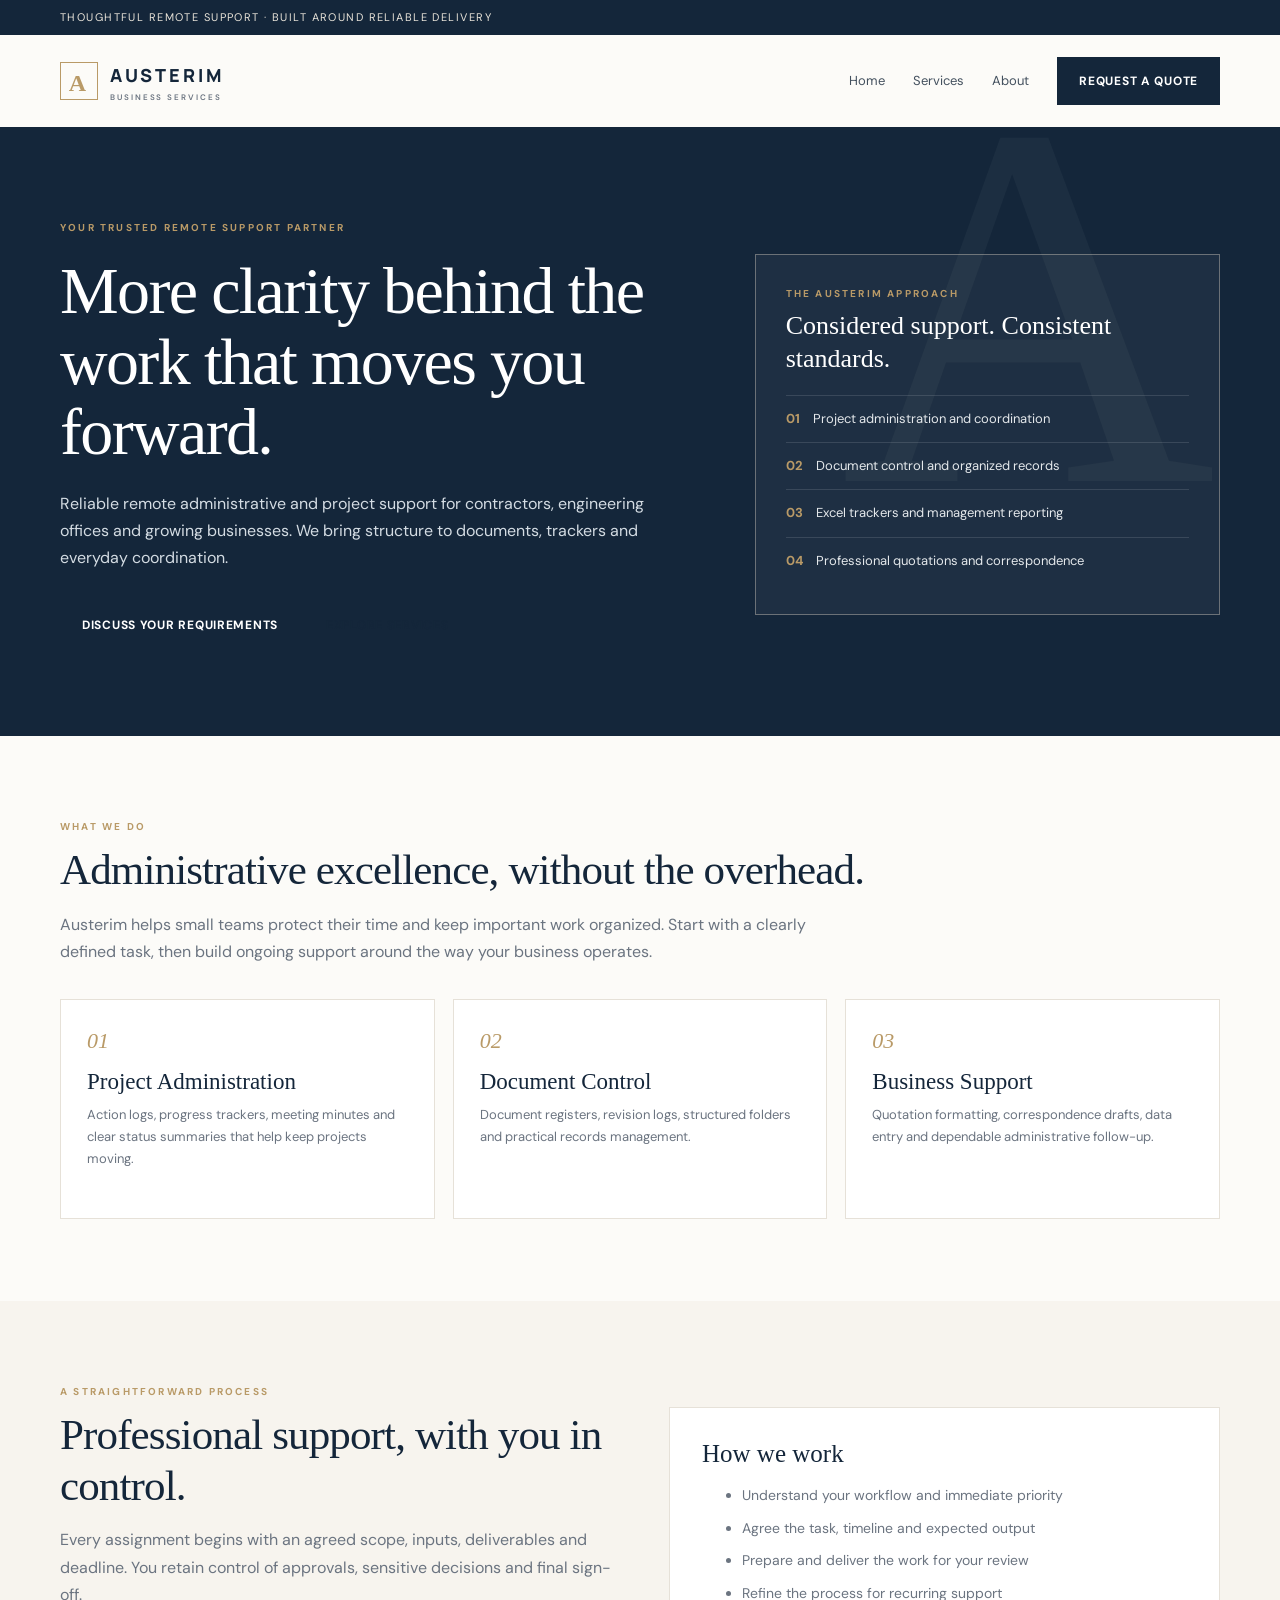
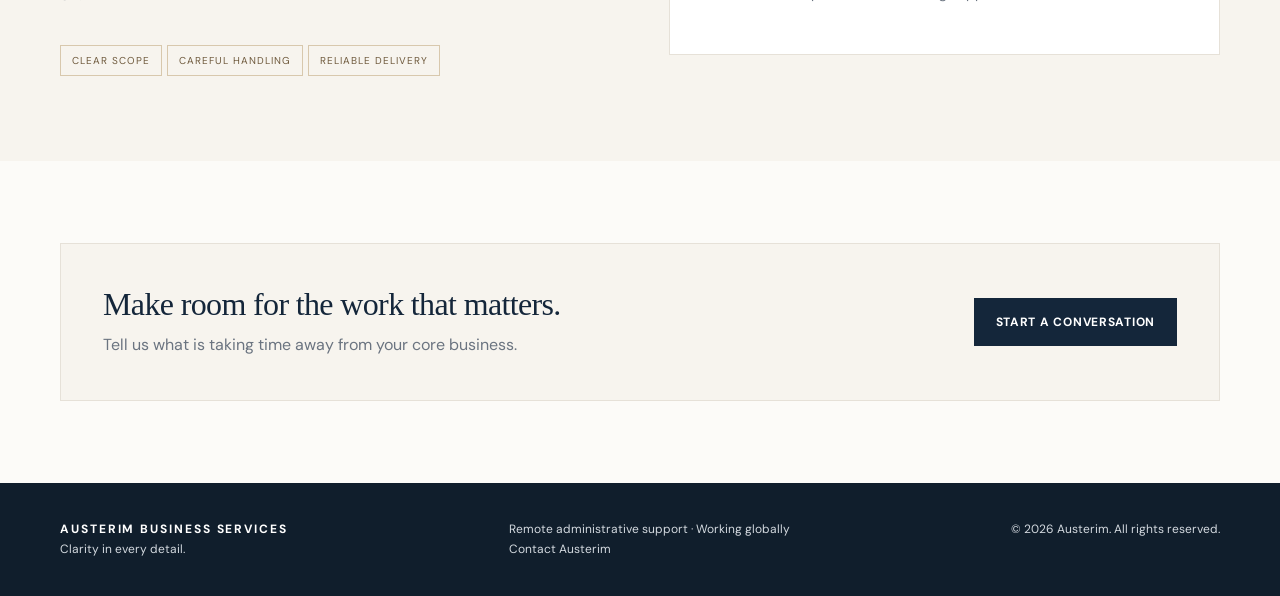
<file: index.html>
<!doctype html>
<html lang="en">
<head>
<meta charset="utf-8"><meta name="viewport" content="width=device-width,initial-scale=1">
<meta name="description" content="Austerim provides refined remote administrative, project coordination and document support for growing businesses.">
<title>Austerim | Remote Business Support</title><link rel="icon" href="favicon.svg"><link rel="stylesheet" href="styles.css">
</head><body>
<div class="topbar"><div class="wrap">Thoughtful remote support · Built around reliable delivery</div></div>
<header class="wrap nav"><a class="brand" href="index.html"><span class="mark">A</span><span>AUSTERIM<small>BUSINESS SERVICES</small></span></a><nav class="links"><a href="index.html">Home</a><a href="services.html">Services</a><a href="about.html">About</a><a class="btn" href="contact.html">Request a Quote</a></nav></header>
<main><section class="hero"><div class="wrap hero-grid"><div><div class="eyebrow">Your trusted remote support partner</div><h1>More clarity behind the work that moves you forward.</h1><p>Reliable remote administrative and project support for contractors, engineering offices and growing businesses. We bring structure to documents, trackers and everyday coordination.</p><a class="btn" href="contact.html">Discuss your requirements</a> <a class="btn outline" href="services.html">Explore services</a></div><div class="hero-card"><div class="eyebrow">The Austerim approach</div><h3>Considered support. Consistent standards.</h3><div class="check"><b>01</b><span>Project administration and coordination</span></div><div class="check"><b>02</b><span>Document control and organized records</span></div><div class="check"><b>03</b><span>Excel trackers and management reporting</span></div><div class="check"><b>04</b><span>Professional quotations and correspondence</span></div></div></div></section>
<section class="section"><div class="wrap"><div class="eyebrow">What we do</div><h2>Administrative excellence, without the overhead.</h2><p class="lead">Austerim helps small teams protect their time and keep important work organized. Start with a clearly defined task, then build ongoing support around the way your business operates.</p><div class="cards"><article class="card"><div class="num">01</div><h3>Project Administration</h3><p>Action logs, progress trackers, meeting minutes and clear status summaries that help keep projects moving.</p></article><article class="card"><div class="num">02</div><h3>Document Control</h3><p>Document registers, revision logs, structured folders and practical records management.</p></article><article class="card"><div class="num">03</div><h3>Business Support</h3><p>Quotation formatting, correspondence drafts, data entry and dependable administrative follow-up.</p></article></div></div></section>
<section class="section ivory"><div class="wrap split"><div><div class="eyebrow">A straightforward process</div><h2>Professional support, with you in control.</h2><p class="lead">Every assignment begins with an agreed scope, inputs, deliverables and deadline. You retain control of approvals, sensitive decisions and final sign-off.</p><span class="pill">Clear scope</span><span class="pill">Careful handling</span><span class="pill">Reliable delivery</span></div><div class="panel"><h3>How we work</h3><ul><li>Understand your workflow and immediate priority</li><li>Agree the task, timeline and expected output</li><li>Prepare and deliver the work for your review</li><li>Refine the process for recurring support</li></ul></div></div></section>
<section class="section"><div class="wrap"><div class="cta"><div><h2>Make room for the work that matters.</h2><p>Tell us what is taking time away from your core business.</p></div><a class="btn" href="contact.html">Start a conversation</a></div></div></section></main>
<footer class="footer"><div class="wrap footer-grid"><div><strong>AUSTERIM BUSINESS SERVICES</strong><br>Clarity in every detail.</div><div>Remote administrative support · Working globally<br><a href="contact.html">Contact Austerim</a></div><div>© <span id="year"></span> Austerim. All rights reserved.</div></div></footer><script>document.getElementById('year').textContent=new Date().getFullYear()</script></body></html>
</file>
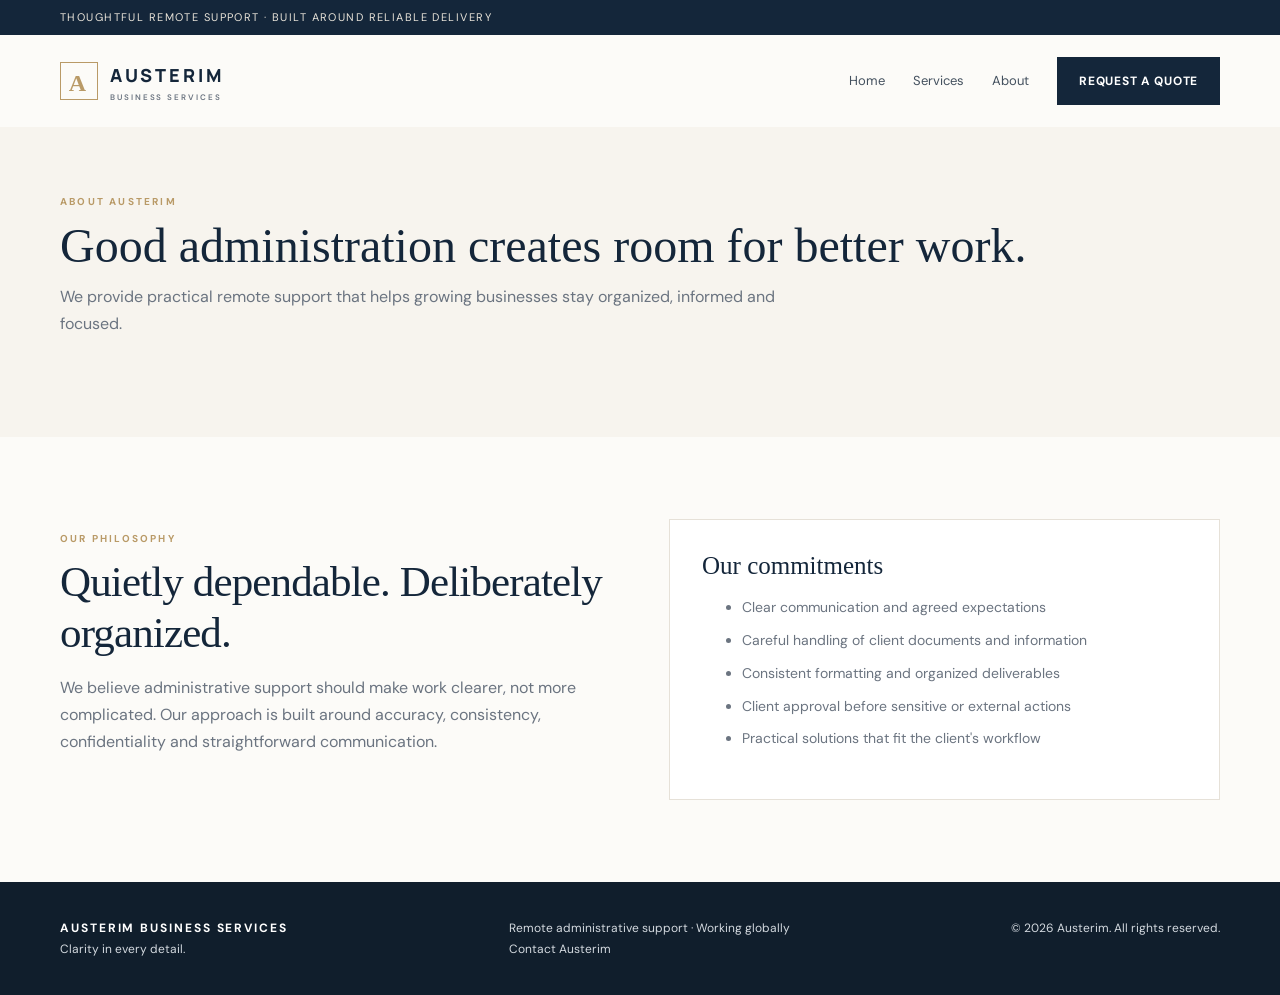
<file: about.html>
<!doctype html>
<html lang="en"><head><meta charset="utf-8"><meta name="viewport" content="width=device-width,initial-scale=1"><title>About | Austerim</title><link rel="icon" href="favicon.svg"><link rel="stylesheet" href="styles.css"></head><body>
<div class="topbar"><div class="wrap">Thoughtful remote support · Built around reliable delivery</div></div><header class="wrap nav"><a class="brand" href="index.html"><span class="mark">A</span><span>AUSTERIM<small>BUSINESS SERVICES</small></span></a><nav class="links"><a href="index.html">Home</a><a href="services.html">Services</a><a href="about.html">About</a><a class="btn" href="contact.html">Request a Quote</a></nav></header>
<main><section class="page-hero"><div class="wrap"><div class="eyebrow">About Austerim</div><h1>Good administration creates room for better work.</h1><p class="lead">We provide practical remote support that helps growing businesses stay organized, informed and focused.</p></div></section><section class="section"><div class="wrap split"><div><div class="eyebrow">Our philosophy</div><h2>Quietly dependable. Deliberately organized.</h2><p class="lead">We believe administrative support should make work clearer, not more complicated. Our approach is built around accuracy, consistency, confidentiality and straightforward communication.</p></div><div class="panel"><h3>Our commitments</h3><ul><li>Clear communication and agreed expectations</li><li>Careful handling of client documents and information</li><li>Consistent formatting and organized deliverables</li><li>Client approval before sensitive or external actions</li><li>Practical solutions that fit the client's workflow</li></ul></div></div></section></main>
<footer class="footer"><div class="wrap footer-grid"><div><strong>AUSTERIM BUSINESS SERVICES</strong><br>Clarity in every detail.</div><div>Remote administrative support · Working globally<br><a href="contact.html">Contact Austerim</a></div><div>© <span id="year"></span> Austerim. All rights reserved.</div></div></footer><script>document.getElementById('year').textContent=new Date().getFullYear()</script></body></html>
</file>
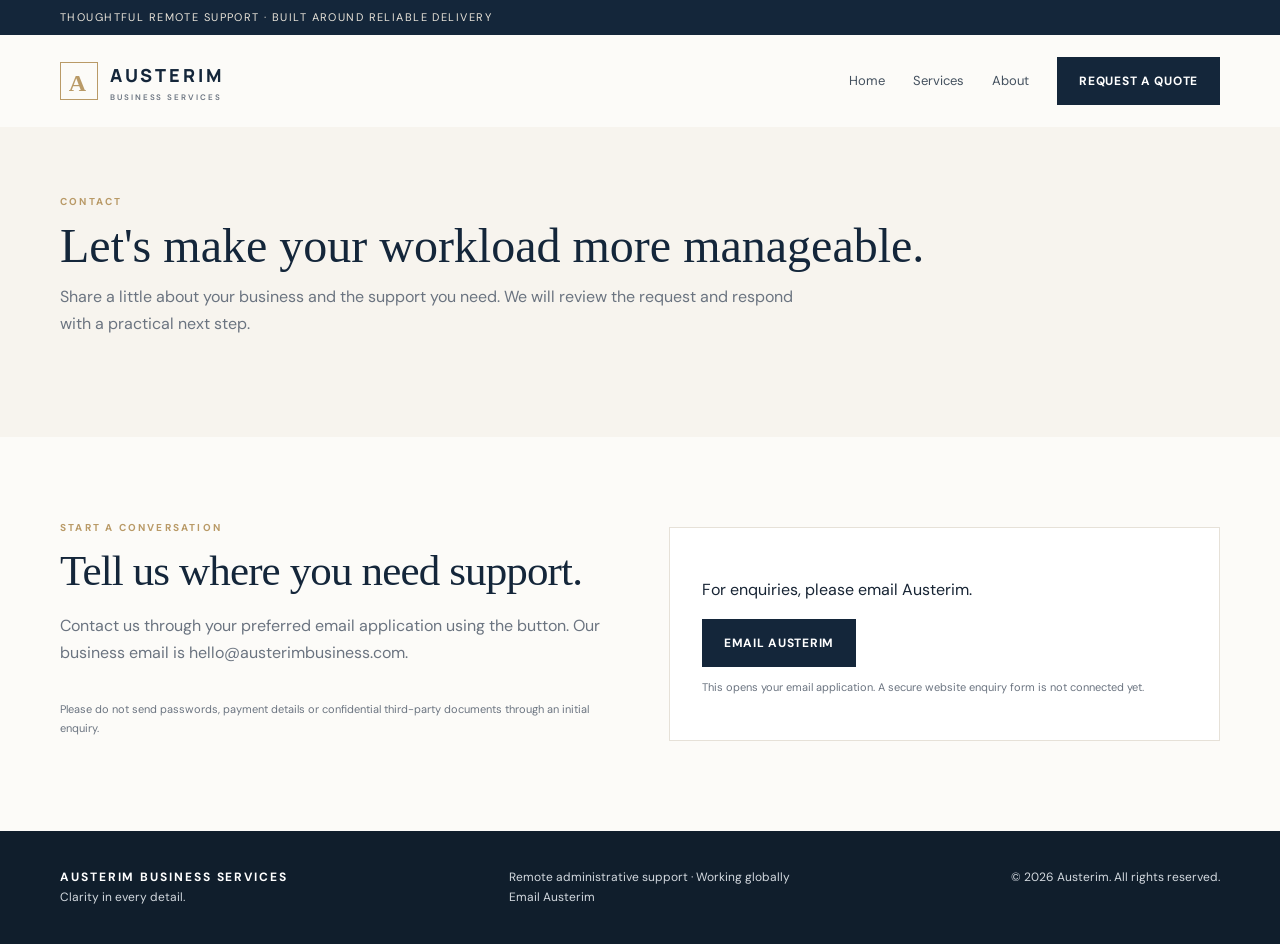
<file: contact.html>
<!doctype html>
<html lang="en"><head><meta charset="utf-8"><meta name="viewport" content="width=device-width,initial-scale=1"><title>Contact | Austerim</title><link rel="icon" href="favicon.svg"><link rel="stylesheet" href="styles.css"></head><body>
<div class="topbar"><div class="wrap">Thoughtful remote support · Built around reliable delivery</div></div><header class="wrap nav"><a class="brand" href="index.html"><span class="mark">A</span><span>AUSTERIM<small>BUSINESS SERVICES</small></span></a><nav class="links"><a href="index.html">Home</a><a href="services.html">Services</a><a href="about.html">About</a><a class="btn" href="contact.html">Request a Quote</a></nav></header>
<main><section class="page-hero"><div class="wrap"><div class="eyebrow">Contact</div><h1>Let's make your workload more manageable.</h1><p class="lead">Share a little about your business and the support you need. We will review the request and respond with a practical next step.</p></div></section><section class="section"><div class="wrap split"><div><div class="eyebrow">Start a conversation</div><h2>Tell us where you need support.</h2><p class="lead">Contact us through your preferred email application using the button. Our business email is hello@austerimbusiness.com.</p><p class="note">Please do not send passwords, payment details or confidential third-party documents through an initial enquiry.</p></div><div class="panel"><p>For enquiries, please email Austerim.</p><a class="btn" href="mailto:hello@austerimbusiness.com?subject=Austerim%20Business%20Enquiry">Email Austerim</a><p class="note">This opens your email application. A secure website enquiry form is not connected yet.</p></div></div></section></main>
<footer class="footer"><div class="wrap footer-grid"><div><strong>AUSTERIM BUSINESS SERVICES</strong><br>Clarity in every detail.</div><div>Remote administrative support · Working globally<br><a href="mailto:hello@austerimbusiness.com">Email Austerim</a></div><div>© <span id="year"></span> Austerim. All rights reserved.</div></div></footer><script>document.getElementById('year').textContent=new Date().getFullYear()</script></body></html>
</file>
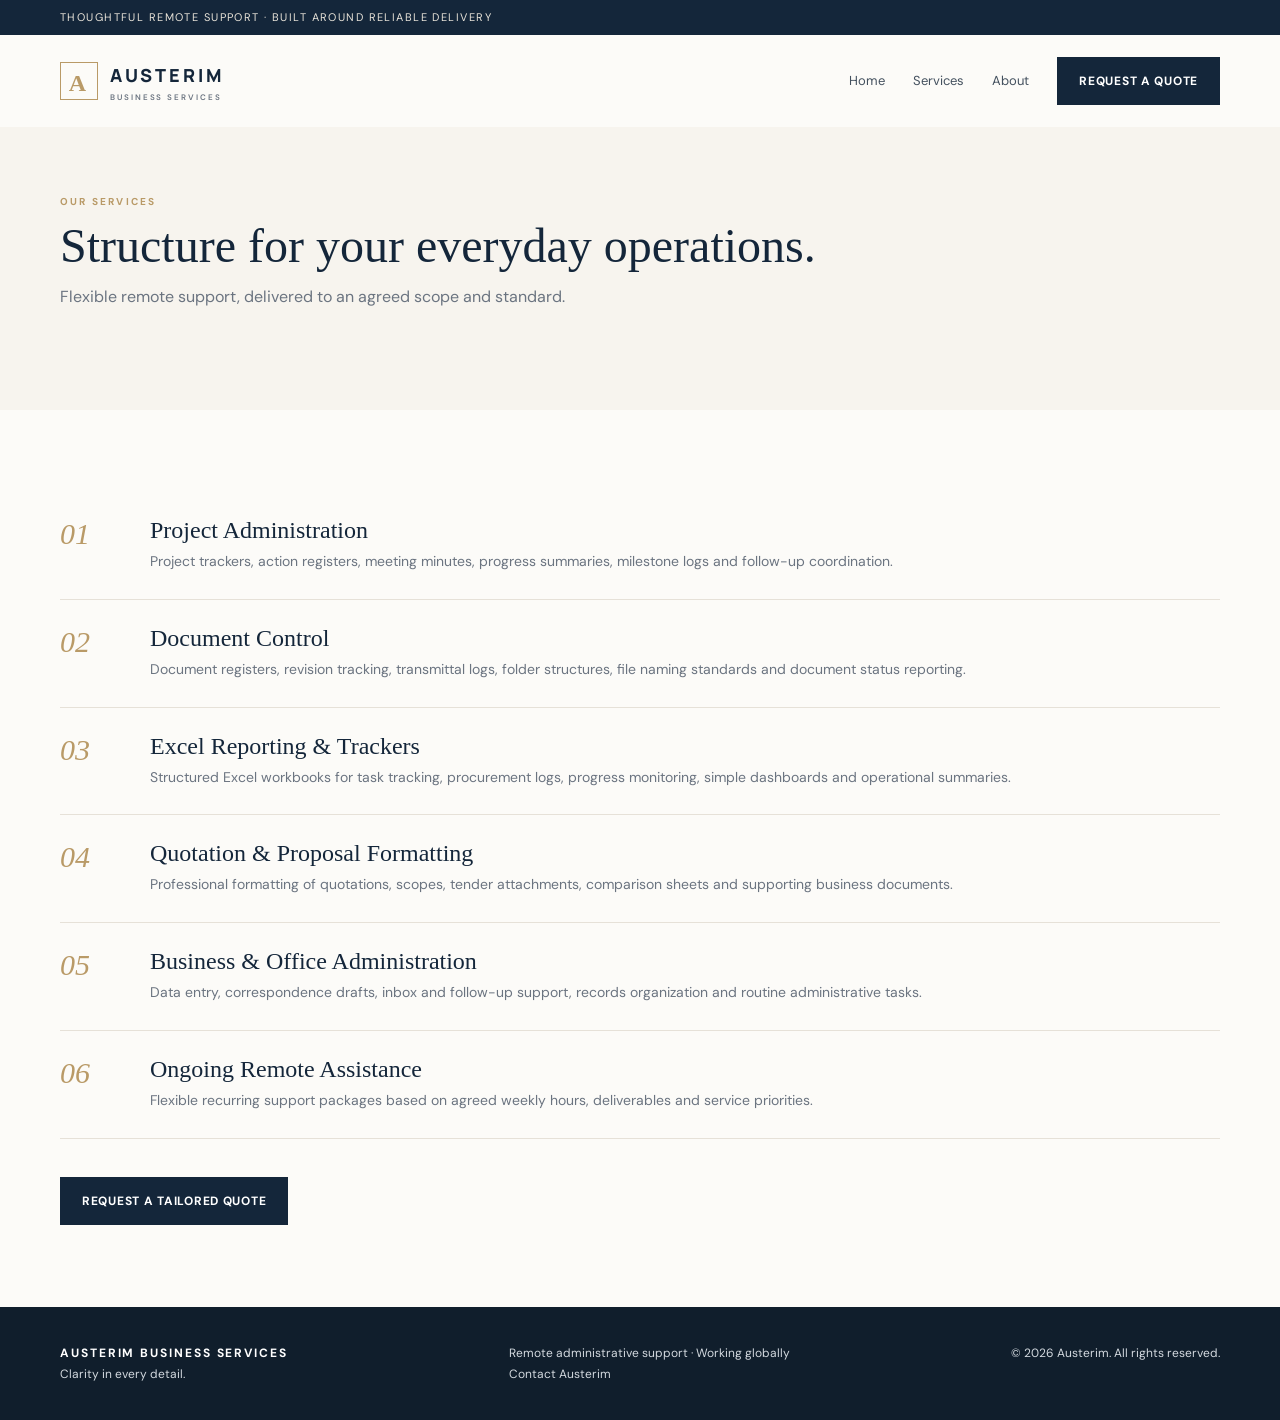
<file: services.html>
<!doctype html>
<html lang="en"><head><meta charset="utf-8"><meta name="viewport" content="width=device-width,initial-scale=1"><title>Services | Austerim</title><link rel="icon" href="favicon.svg"><link rel="stylesheet" href="styles.css"></head><body>
<div class="topbar"><div class="wrap">Thoughtful remote support · Built around reliable delivery</div></div><header class="wrap nav"><a class="brand" href="index.html"><span class="mark">A</span><span>AUSTERIM<small>BUSINESS SERVICES</small></span></a><nav class="links"><a href="index.html">Home</a><a href="services.html">Services</a><a href="about.html">About</a><a class="btn" href="contact.html">Request a Quote</a></nav></header>
<main><section class="page-hero"><div class="wrap"><div class="eyebrow">Our services</div><h1>Structure for your everyday operations.</h1><p class="lead">Flexible remote support, delivered to an agreed scope and standard.</p></div></section><section class="section"><div class="wrap">
<div class="service-row"><div class="num">01</div><div><h3>Project Administration</h3><p>Project trackers, action registers, meeting minutes, progress summaries, milestone logs and follow-up coordination.</p></div></div>
<div class="service-row"><div class="num">02</div><div><h3>Document Control</h3><p>Document registers, revision tracking, transmittal logs, folder structures, file naming standards and document status reporting.</p></div></div>
<div class="service-row"><div class="num">03</div><div><h3>Excel Reporting &amp; Trackers</h3><p>Structured Excel workbooks for task tracking, procurement logs, progress monitoring, simple dashboards and operational summaries.</p></div></div>
<div class="service-row"><div class="num">04</div><div><h3>Quotation &amp; Proposal Formatting</h3><p>Professional formatting of quotations, scopes, tender attachments, comparison sheets and supporting business documents.</p></div></div>
<div class="service-row"><div class="num">05</div><div><h3>Business &amp; Office Administration</h3><p>Data entry, correspondence drafts, inbox and follow-up support, records organization and routine administrative tasks.</p></div></div>
<div class="service-row"><div class="num">06</div><div><h3>Ongoing Remote Assistance</h3><p>Flexible recurring support packages based on agreed weekly hours, deliverables and service priorities.</p></div></div>
<div style="margin-top:38px"><a class="btn" href="contact.html">Request a tailored quote</a></div></div></section></main>
<footer class="footer"><div class="wrap footer-grid"><div><strong>AUSTERIM BUSINESS SERVICES</strong><br>Clarity in every detail.</div><div>Remote administrative support · Working globally<br><a href="contact.html">Contact Austerim</a></div><div>© <span id="year"></span> Austerim. All rights reserved.</div></div></footer><script>document.getElementById('year').textContent=new Date().getFullYear()</script></body></html>
</file>
<file: styles.css>
@import url('https://fonts.googleapis.com/css2?family=DM+Sans:wght@400;500;600;700&family=Manrope:wght@400;500;600;700;800&display=swap');
:root{--ink:#172434;--navy:#14263A;--navy2:#203A53;--gold:#B99A67;--gold-soft:#E8DDCA;--ivory:#F7F4EE;--paper:#FCFBF8;--muted:#6B7480;--line:#E6E1D8;--white:#fff;--green:#49665C}
*{box-sizing:border-box}html{scroll-behavior:smooth}body{margin:0;background:var(--paper);color:var(--ink);font-family:'DM Sans',Arial,sans-serif;line-height:1.7}a{color:inherit;text-decoration:none}.wrap{width:min(1160px,91%);margin:auto}.topbar{background:var(--navy);color:#e8e3d9;font-size:11px;letter-spacing:.13em;text-transform:uppercase;padding:8px 0}.nav{display:flex;justify-content:space-between;align-items:center;padding:22px 0}.brand{display:flex;gap:12px;align-items:center;font-family:Manrope,sans-serif;font-weight:800;letter-spacing:.17em;font-size:18px;color:var(--navy)}.mark{width:38px;height:38px;border:1px solid var(--gold);display:grid;place-items:center;color:var(--gold);font-family:Georgia,serif;font-size:24px}.brand small{display:block;font:600 8px 'DM Sans',sans-serif;letter-spacing:.24em;color:var(--muted);margin-top:2px}.links{display:flex;gap:28px;align-items:center;font-size:13px;color:#43505e}.btn{display:inline-block;background:var(--navy);color:#fff;padding:13px 21px;font-size:12px;letter-spacing:.06em;text-transform:uppercase;font-weight:700;border:1px solid var(--navy);transition:.2s}.btn:hover{background:var(--gold);border-color:var(--gold);color:var(--navy)}.btn.outline{background:transparent;color:var(--navy)}.hero{background:var(--navy);color:#fff;padding:92px 0 86px;position:relative;overflow:hidden}.hero:after{content:'A';position:absolute;right:5%;top:-120px;font:500 520px Georgia,serif;color:rgba(255,255,255,.035);pointer-events:none}.hero-grid{display:grid;grid-template-columns:1.15fr .85fr;gap:65px;align-items:center;position:relative;z-index:1}.eyebrow{font-size:10px;letter-spacing:.22em;text-transform:uppercase;color:var(--gold);font-weight:700}.hero h1{font:500 clamp(40px,5.2vw,66px)/1.07 Georgia,serif;letter-spacing:-.025em;margin:20px 0 22px;max-width:760px}.hero p{font-size:16px;color:#d4dce3;max-width:600px;margin:0 0 30px}.hero-card{border:1px solid rgba(232,221,202,.38);padding:30px;background:rgba(255,255,255,.045)}.hero-card h3{font:500 26px/1.25 Georgia,serif;margin:8px 0 20px;color:#fff}.check{display:flex;gap:13px;border-top:1px solid rgba(255,255,255,.12);padding:12px 0;color:#e4e8eb;font-size:13px}.check b{color:var(--gold)}.section{padding:82px 0}.section.ivory{background:var(--ivory)}.section h2{font:500 clamp(30px,3.5vw,43px)/1.18 Georgia,serif;color:var(--navy);margin:10px 0 15px;letter-spacing:-.02em}.lead{max-width:760px;color:var(--muted);margin:0 0 34px}.cards{display:grid;grid-template-columns:repeat(3,1fr);gap:18px}.card{background:#fff;border:1px solid var(--line);padding:28px 26px;min-height:220px}.num{font:italic 22px Georgia,serif;color:var(--gold)}.card h3{font:500 23px Georgia,serif;color:var(--navy);margin:15px 0 9px}.card p{font-size:13px;color:var(--muted);margin:0}.split{display:grid;grid-template-columns:1fr 1fr;gap:58px;align-items:center}.panel{background:#fff;border:1px solid var(--line);padding:32px}.panel h3{font:500 25px Georgia,serif;color:var(--navy);margin:0 0 12px}.panel li{margin:9px 0;color:var(--muted);font-size:14px}.pill{display:inline-block;border:1px solid #d8c8ad;color:#6f5a3d;padding:6px 11px;font-size:10px;letter-spacing:.1em;text-transform:uppercase;margin:3px 5px 3px 0}.cta{background:var(--ivory);border:1px solid var(--line);padding:42px;display:flex;justify-content:space-between;align-items:center;gap:25px}.cta h2{margin:0;font-size:32px}.cta p{color:var(--muted);margin:7px 0 0}.footer{background:#101e2c;color:#d3d9df;padding:36px 0;font-size:12px}.footer-grid{display:flex;justify-content:space-between;gap:22px;flex-wrap:wrap}.footer strong{letter-spacing:.16em;color:#fff}.page-hero{background:var(--ivory);padding:66px 0}.page-hero h1{font:500 48px/1.1 Georgia,serif;color:var(--navy);margin:10px 0}.form{display:grid;gap:14px;max-width:680px}.form label{font-size:12px;font-weight:700;color:var(--navy)}.form input,.form textarea,.form select{width:100%;border:1px solid #d9d3c9;background:#fff;padding:13px;font:inherit}.form textarea{min-height:140px}.note{font-size:11px;color:var(--muted)}.service-row{display:grid;grid-template-columns:70px 1fr;gap:20px;padding:25px 0;border-bottom:1px solid var(--line)}.service-row .num{font-size:30px}.service-row h3{font:500 24px Georgia,serif;margin:0;color:var(--navy)}.service-row p{margin:6px 0 0;color:var(--muted);font-size:14px}@media(max-width:780px){.links{gap:12px;font-size:11px}.links a:not(.btn){display:none}.hero-grid,.split{grid-template-columns:1fr}.hero{padding:62px 0}.cards{grid-template-columns:1fr}.section{padding:58px 0}.cta{display:block;padding:30px}.cta .btn{margin-top:20px}.page-hero h1{font-size:38px}.hero:after{font-size:280px;top:0}}
</file>
